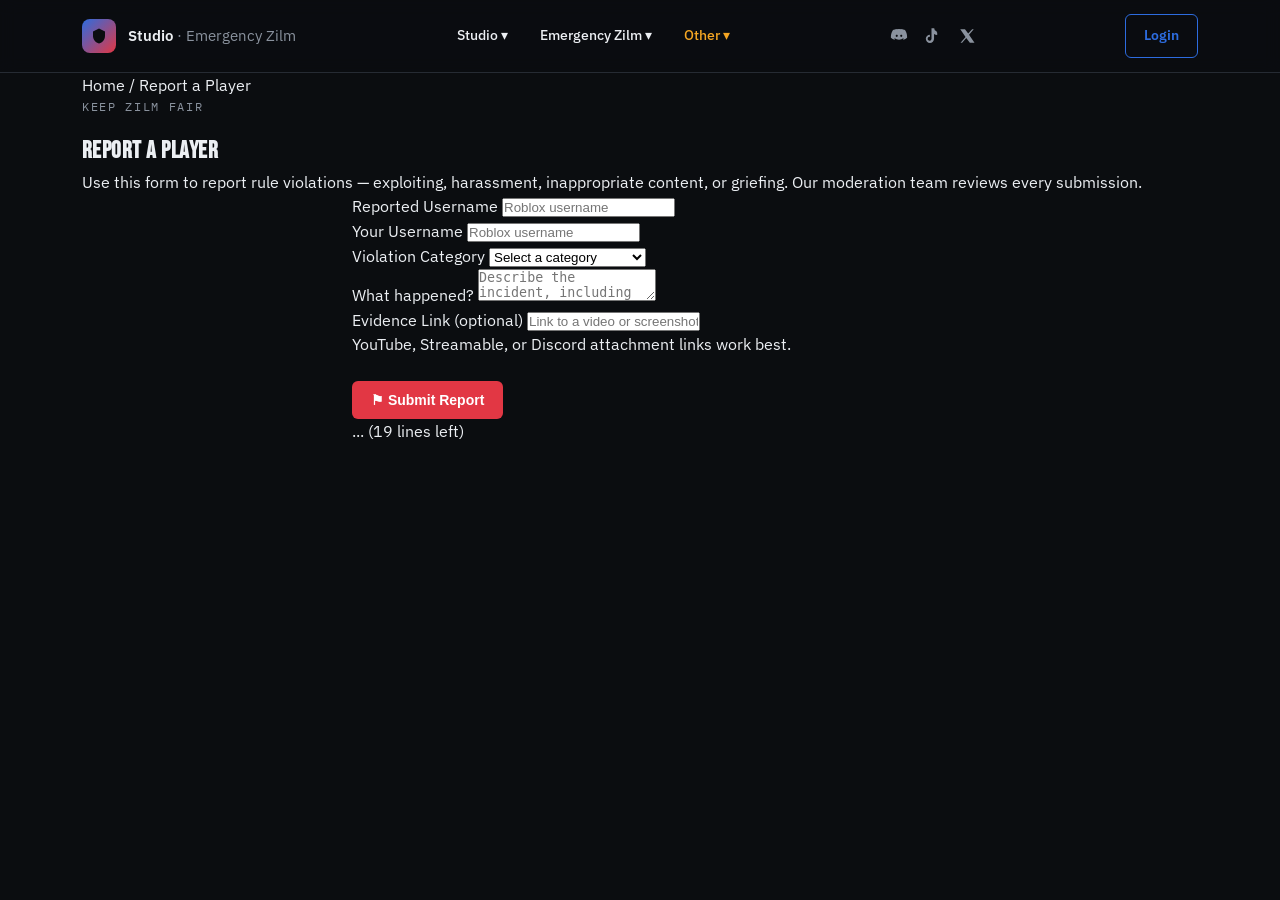
<file: report.html>
<!DOCTYPE html>
<html lang="en">
<head>
<meta charset="UTF-8">
<meta name="viewport" content="width=device-width, initial-scale=1.0">
<title>Report a Player · Emergency Zilm</title>
<link rel="preconnect" href="https://fonts.googleapis.com">
<link href="https://fonts.googleapis.com/css2?family=Bebas+Neue&family=IBM+Plex+Sans:wght@400;500;600;700&family=IBM+Plex+Mono:wght@400;500;600&display=swap" rel="stylesheet">
<link rel="stylesheet" href="styles.css">
</head>
<body>
<header>
  <div class="wrap nav">
    <a href="index.html" class="brand" style="cursor:pointer;">
      <div class="brand-badge" aria-hidden="true">
        <svg width="18" height="18" viewBox="0 0 24 24" fill="none"><path d="M12 2L4 6v6c0 5 3.4 8.7 8 10 4.6-1.3 8-5 8-10V6l-8-4z" fill="#0B0D10"/></svg>
      </div>
      <div class="brand-name">Studio<span> · Emergency Zilm</span></div>
    </a>
    <nav class="nav-links" aria-label="Primary">
      <div class="nav-drop" tabindex="0">Studio ▾
        <div class="nav-menu">
          <a href="index.html">Home</a>
          <a href="index.html#about">About the Game</a>
          <a href="play.html">Play Now</a>
        </div>
      </div>
      <div class="nav-drop" tabindex="0">Emergency Zilm ▾
        <div class="nav-menu">
          <a href="index.html#roles">Roles</a>
          <a href="wiki.html">Wiki</a>
          <a href="updates.html">Latest Updates</a>
        </div>
      </div>
      <div class="nav-drop current" tabindex="0">Other ▾
        <div class="nav-menu">
          <a href="support.html">Support</a>
          <a href="report.html">Report a Player</a>
          <a href="unban.html">Request Unban</a>
        </div>
      </div>
    </nav>
    <div class="nav-icons">
      <a href="https://discord.gg/emergencyzilm" aria-label="Discord" style="color:inherit; display:flex;"><svg viewBox="0 0 24 24" fill="currentColor"><path d="M20 4a19 19 0 00-4.6-1.4l-.2.4a13 13 0 014 1.6 15 15 0 00-14.4 0 13 13 0 014-1.6l-.2-.4A19 19 0 004 4C1.6 7.6 1 11 1.2 14.4A16 16 0 006 17l.8-1.2a10 10 0 01-1.6-.8l.4-.3a11.4 11.4 0 0012.8 0l.4.3a10 10 0 01-1.6.8L18 17a16 16 0 004.8-2.6C23 11 22.4 7.6 20 4zM9 13.4c-.8 0-1.4-.7-1.4-1.6S8.2 10.2 9 10.2s1.4.7 1.4 1.6-.6 1.6-1.4 1.6zm6 0c-.8 0-1.4-.7-1.4-1.6s.6-1.6 1.4-1.6 1.4.7 1.4 1.6-.6 1.6-1.4 1.6z"/></svg></a>
      <svg viewBox="0 0 24 24" fill="currentColor"><path d="M16.6 5.8a4.3 4.3 0 01-3-4H10v14a2.6 2.6 0 11-2.1-2.6v-2.9a5.5 5.5 0 105.5 5.5V9.4a7.4 7.4 0 004.2 1.3V7.6a4.3 4.3 0 01-1-1.8z"/></svg>
      <svg viewBox="0 0 24 24" fill="currentColor"><path d="M18.9 3H21l-6.3 7.2L22 21h-6.2l-4.8-6.3L5.5 21H3.4l6.7-7.7L3 3h6.3l4.3 5.8L18.9 3z"/></svg>
    </div>
    <a href="login.html" class="btn btn-outline-blue">Login</a>
  </div>
</header>

<section class="page-hero accent-red">
  <div class="wrap">
    <div class="breadcrumb"><a href="index.html">Home</a> / Report a Player</div>
    <div class="eyebrow">Keep Zilm Fair</div>
    <h1 class="page-title display">Report a Player</h1>
    <p class="page-sub">Use this form to report rule violations — exploiting, harassment, inappropriate content, or griefing. Our moderation team reviews every submission.</p>
  </div>
</section>
<section class="section">
  <div class="wrap" style="max-width:640px;">
    <div class="panel panel-top-red">
      <form onsubmit="event.preventDefault(); var s=document.getElementById('report-status'); s.classList.add('show','ok'); s.textContent='Preview only — connect this form to your moderation backend to submit real reports.';">
        <div class="form-grid">
          <div class="field-row">
            <div class="field">
              <label for="reported">Reported Username</label>
              <input id="reported" type="text" placeholder="Roblox username" required>
            </div>
            <div class="field">
              <label for="reporter">Your Username</label>
              <input id="reporter" type="text" placeholder="Roblox username" required>
            </div>
          </div>
          <div class="field">
            <label for="category">Violation Category</label>
            <select id="category" required>
              <option value="">Select a category</option>
              <option>Exploiting / Cheating</option>
              <option>Harassment or Toxicity</option>
              <option>Inappropriate Content</option>
              <option>Griefing / Rule Break</option>
              <option>Other</option>
            </select>
          </div>
          <div class="field">
            <label for="desc">What happened?</label>
            <textarea id="desc" placeholder="Describe the incident, including approximate time and location in-game." required></textarea>
          </div>
          <div class="field">
            <label for="evidence">Evidence Link (optional)</label>
            <input id="evidence" type="url" placeholder="Link to a video or screenshot">
            <div class="field-hint">YouTube, Streamable, or Discord attachment links work best.</div>
          </div>
        </div>
        <div style="margin-top:24px;">
          <button type="submit" class="btn btn-red">⚑ Submit Report</button>
        </div>
        <div id="report-status" class="form-status"></div>
      </form>
... (19 lines left)
</file>
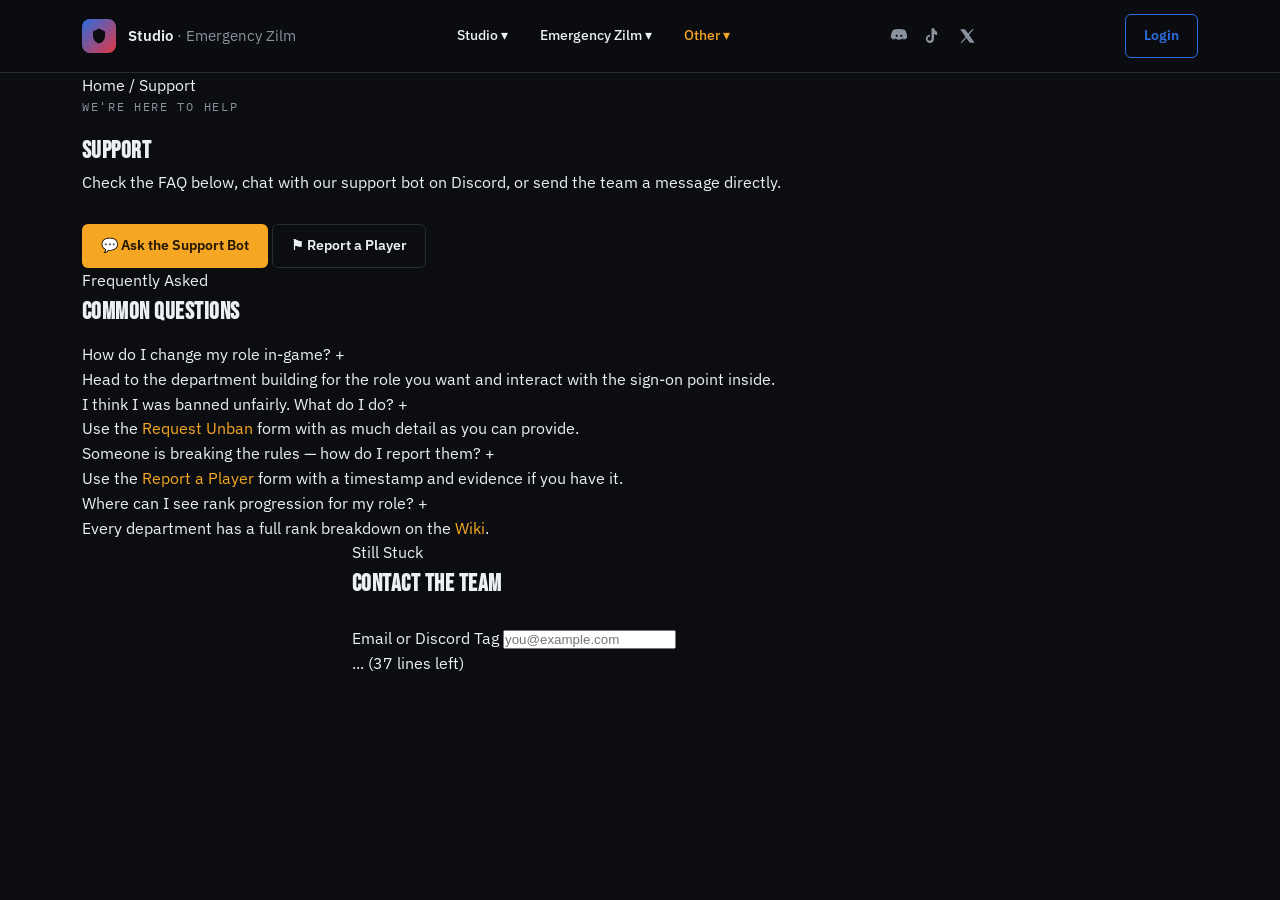
<file: support.html>
<!DOCTYPE html>
<html lang="en">
<head>
<meta charset="UTF-8">
<meta name="viewport" content="width=device-width, initial-scale=1.0">
<title>Support · Emergency Zilm</title>
<link rel="preconnect" href="https://fonts.googleapis.com">
<link href="https://fonts.googleapis.com/css2?family=Bebas+Neue&family=IBM+Plex+Sans:wght@400;500;600;700&family=IBM+Plex+Mono:wght@400;500;600&display=swap" rel="stylesheet">
<link rel="stylesheet" href="styles.css">
</head>
<body>
<header>
  <div class="wrap nav">
    <a href="index.html" class="brand" style="cursor:pointer;">
      <div class="brand-badge" aria-hidden="true">
        <svg width="18" height="18" viewBox="0 0 24 24" fill="none"><path d="M12 2L4 6v6c0 5 3.4 8.7 8 10 4.6-1.3 8-5 8-10V6l-8-4z" fill="#0B0D10"/></svg>
      </div>
      <div class="brand-name">Studio<span> · Emergency Zilm</span></div>
    </a>
    <nav class="nav-links" aria-label="Primary">
      <div class="nav-drop" tabindex="0">Studio ▾
        <div class="nav-menu">
          <a href="index.html">Home</a>
          <a href="index.html#about">About the Game</a>
          <a href="play.html">Play Now</a>
        </div>
      </div>
      <div class="nav-drop" tabindex="0">Emergency Zilm ▾
        <div class="nav-menu">
          <a href="index.html#roles">Roles</a>
          <a href="wiki.html">Wiki</a>
          <a href="updates.html">Latest Updates</a>
        </div>
      </div>
      <div class="nav-drop current" tabindex="0">Other ▾
        <div class="nav-menu">
          <a href="support.html">Support</a>
          <a href="report.html">Report a Player</a>
          <a href="unban.html">Request Unban</a>
        </div>
      </div>
    </nav>
    <div class="nav-icons">
      <a href="https://discord.gg/emergencyzilm" aria-label="Discord" style="color:inherit; display:flex;"><svg viewBox="0 0 24 24" fill="currentColor"><path d="M20 4a19 19 0 00-4.6-1.4l-.2.4a13 13 0 014 1.6 15 15 0 00-14.4 0 13 13 0 014-1.6l-.2-.4A19 19 0 004 4C1.6 7.6 1 11 1.2 14.4A16 16 0 006 17l.8-1.2a10 10 0 01-1.6-.8l.4-.3a11.4 11.4 0 0012.8 0l.4.3a10 10 0 01-1.6.8L18 17a16 16 0 004.8-2.6C23 11 22.4 7.6 20 4zM9 13.4c-.8 0-1.4-.7-1.4-1.6S8.2 10.2 9 10.2s1.4.7 1.4 1.6-.6 1.6-1.4 1.6zm6 0c-.8 0-1.4-.7-1.4-1.6s.6-1.6 1.4-1.6 1.4.7 1.4 1.6-.6 1.6-1.4 1.6z"/></svg></a>
      <svg viewBox="0 0 24 24" fill="currentColor"><path d="M16.6 5.8a4.3 4.3 0 01-3-4H10v14a2.6 2.6 0 11-2.1-2.6v-2.9a5.5 5.5 0 105.5 5.5V9.4a7.4 7.4 0 004.2 1.3V7.6a4.3 4.3 0 01-1-1.8z"/></svg>
      <svg viewBox="0 0 24 24" fill="currentColor"><path d="M18.9 3H21l-6.3 7.2L22 21h-6.2l-4.8-6.3L5.5 21H3.4l6.7-7.7L3 3h6.3l4.3 5.8L18.9 3z"/></svg>
    </div>
    <a href="login.html" class="btn btn-outline-blue">Login</a>
  </div>
</header>

<section class="page-hero accent-amber">
  <div class="wrap">
    <div class="breadcrumb"><a href="index.html">Home</a> / Support</div>
    <div class="eyebrow">We're Here to Help</div>
    <h1 class="page-title display">Support</h1>
    <p class="page-sub">Check the FAQ below, chat with our support bot on Discord, or send the team a message directly.</p>
    <div class="hero-actions" style="justify-content:flex-start; margin-top:30px;">
      <a href="https://discord.gg/emergencyzilm" class="btn btn-amber">💬 Ask the Support Bot</a>
      <a href="report.html" class="btn btn-outline">⚑ Report a Player</a>
    </div>
  </div>
</section>
<section class="section">
  <div class="wrap">
    <div class="section-eyebrow">Frequently Asked</div>
    <h2 class="section-title display">Common questions</h2>
    <div style="margin-top:12px; max-width:720px;">
      <div class="faq-item">
        <div class="faq-q" onclick="this.parentElement.classList.toggle('open')">How do I change my role in-game? <span class="chev">+</span></div>
        <div class="faq-a">Head to the department building for the role you want and interact with the sign-on point inside.</div>
      </div>
      <div class="faq-item">
        <div class="faq-q" onclick="this.parentElement.classList.toggle('open')">I think I was banned unfairly. What do I do? <span class="chev">+</span></div>
        <div class="faq-a">Use the <a href="unban.html" style="color:var(--amber);">Request Unban</a> form with as much detail as you can provide.</div>
      </div>
      <div class="faq-item">
        <div class="faq-q" onclick="this.parentElement.classList.toggle('open')">Someone is breaking the rules — how do I report them? <span class="chev">+</span></div>
        <div class="faq-a">Use the <a href="report.html" style="color:var(--amber);">Report a Player</a> form with a timestamp and evidence if you have it.</div>
      </div>
      <div class="faq-item">
        <div class="faq-q" onclick="this.parentElement.classList.toggle('open')">Where can I see rank progression for my role? <span class="chev">+</span></div>
        <div class="faq-a">Every department has a full rank breakdown on the <a href="wiki.html" style="color:var(--amber);">Wiki</a>.</div>
      </div>
    </div>
  </div>
</section>
<section class="section">
  <div class="wrap" style="max-width:640px;">
    <div class="section-eyebrow">Still Stuck</div>
    <h2 class="section-title display">Contact the team</h2>
    <div class="panel panel-top-amber" style="margin-top:24px;">
      <form onsubmit="event.preventDefault(); var s=document.getElementById('support-status'); s.classList.add('show','ok'); s.textContent='Preview only — connect this form to your support inbox to send real messages.';">
        <div class="form-grid">
          <div class="field-row">
            <div class="field">
              <label for="sup-email">Email or Discord Tag</label>
              <input id="sup-email" type="text" placeholder="you@example.com" required>
            </div>
            <div class="field">
... (37 lines left)
</file>
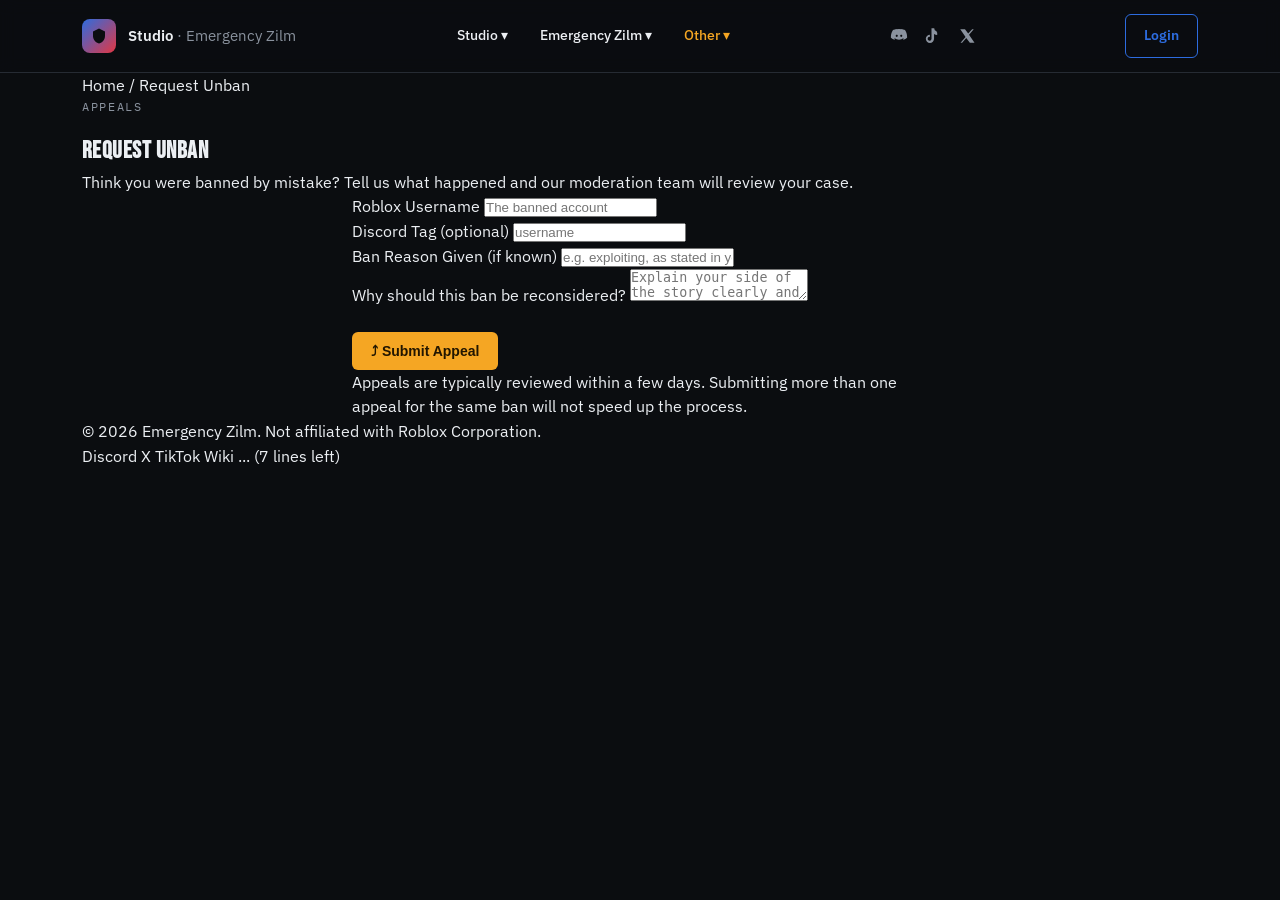
<file: unban.html>
<!DOCTYPE html>
<html lang="en">
<head>
<meta charset="UTF-8">
<meta name="viewport" content="width=device-width, initial-scale=1.0">
<title>Request Unban · Emergency Zilm</title>
<link rel="preconnect" href="https://fonts.googleapis.com">
<link href="https://fonts.googleapis.com/css2?family=Bebas+Neue&family=IBM+Plex+Sans:wght@400;500;600;700&family=IBM+Plex+Mono:wght@400;500;600&display=swap" rel="stylesheet">
<link rel="stylesheet" href="styles.css">
</head>
<body>
<header>
  <div class="wrap nav">
    <a href="index.html" class="brand" style="cursor:pointer;">
      <div class="brand-badge" aria-hidden="true">
        <svg width="18" height="18" viewBox="0 0 24 24" fill="none"><path d="M12 2L4 6v6c0 5 3.4 8.7 8 10 4.6-1.3 8-5 8-10V6l-8-4z" fill="#0B0D10"/></svg>
      </div>
      <div class="brand-name">Studio<span> · Emergency Zilm</span></div>
    </a>
    <nav class="nav-links" aria-label="Primary">
      <div class="nav-drop" tabindex="0">Studio ▾
        <div class="nav-menu">
          <a href="index.html">Home</a>
          <a href="index.html#about">About the Game</a>
          <a href="play.html">Play Now</a>
        </div>
      </div>
      <div class="nav-drop" tabindex="0">Emergency Zilm ▾
        <div class="nav-menu">
          <a href="index.html#roles">Roles</a>
          <a href="wiki.html">Wiki</a>
          <a href="updates.html">Latest Updates</a>
        </div>
      </div>
      <div class="nav-drop current" tabindex="0">Other ▾
        <div class="nav-menu">
          <a href="support.html">Support</a>
          <a href="report.html">Report a Player</a>
          <a href="unban.html">Request Unban</a>
        </div>
      </div>
    </nav>
    <div class="nav-icons">
      <a href="https://discord.gg/emergencyzilm" aria-label="Discord" style="color:inherit; display:flex;"><svg viewBox="0 0 24 24" fill="currentColor"><path d="M20 4a19 19 0 00-4.6-1.4l-.2.4a13 13 0 014 1.6 15 15 0 00-14.4 0 13 13 0 014-1.6l-.2-.4A19 19 0 004 4C1.6 7.6 1 11 1.2 14.4A16 16 0 006 17l.8-1.2a10 10 0 01-1.6-.8l.4-.3a11.4 11.4 0 0012.8 0l.4.3a10 10 0 01-1.6.8L18 17a16 16 0 004.8-2.6C23 11 22.4 7.6 20 4zM9 13.4c-.8 0-1.4-.7-1.4-1.6S8.2 10.2 9 10.2s1.4.7 1.4 1.6-.6 1.6-1.4 1.6zm6 0c-.8 0-1.4-.7-1.4-1.6s.6-1.6 1.4-1.6 1.4.7 1.4 1.6-.6 1.6-1.4 1.6z"/></svg></a>
      <svg viewBox="0 0 24 24" fill="currentColor"><path d="M16.6 5.8a4.3 4.3 0 01-3-4H10v14a2.6 2.6 0 11-2.1-2.6v-2.9a5.5 5.5 0 105.5 5.5V9.4a7.4 7.4 0 004.2 1.3V7.6a4.3 4.3 0 01-1-1.8z"/></svg>
      <svg viewBox="0 0 24 24" fill="currentColor"><path d="M18.9 3H21l-6.3 7.2L22 21h-6.2l-4.8-6.3L5.5 21H3.4l6.7-7.7L3 3h6.3l4.3 5.8L18.9 3z"/></svg>
    </div>
    <a href="login.html" class="btn btn-outline-blue">Login</a>
  </div>
</header>

<section class="page-hero accent-amber">
  <div class="wrap">
    <div class="breadcrumb"><a href="index.html">Home</a> / Request Unban</div>
    <div class="eyebrow">Appeals</div>
    <h1 class="page-title display">Request Unban</h1>
    <p class="page-sub">Think you were banned by mistake? Tell us what happened and our moderation team will review your case.</p>
  </div>
</section>
<section class="section">
  <div class="wrap" style="max-width:640px;">
    <div class="panel panel-top-amber">
      <form onsubmit="event.preventDefault(); var s=document.getElementById('unban-status'); s.classList.add('show','ok'); s.textContent='Preview only — connect this form to your moderation backend to submit real appeals.';">
        <div class="form-grid">
          <div class="field-row">
            <div class="field">
              <label for="ub-username">Roblox Username</label>
              <input id="ub-username" type="text" placeholder="The banned account" required>
            </div>
            <div class="field">
              <label for="ub-discord">Discord Tag (optional)</label>
              <input id="ub-discord" type="text" placeholder="username">
            </div>
          </div>
          <div class="field">
            <label for="ub-reason">Ban Reason Given (if known)</label>
            <input id="ub-reason" type="text" placeholder="e.g. exploiting, as stated in your ban message">
          </div>
          <div class="field">
            <label for="ub-appeal">Why should this ban be reconsidered?</label>
            <textarea id="ub-appeal" placeholder="Explain your side of the story clearly and honestly." required></textarea>
          </div>
        </div>
        <div style="margin-top:24px;">
          <button type="submit" class="btn btn-amber">⤴ Submit Appeal</button>
        </div>
        <div id="unban-status" class="form-status"></div>
      </form>
      <div class="form-note">Appeals are typically reviewed within a few days. Submitting more than one appeal for the same ban will not speed up the process.</div>
    </div>
  </div>
</section>
<footer>
  <div class="wrap foot-inner">
    <div class="foot-copy">© 2026 Emergency Zilm. Not affiliated with Roblox Corporation.</div>
    <div class="foot-links">
      <a href="https://discord.gg/emergencyzilm">Discord</a>
      <a href="https://x.com/">X</a>
      <a href="https://www.tiktok.com/">TikTok</a>
      <a href="wiki.html">Wiki</a>
... (7 lines left)
</file>
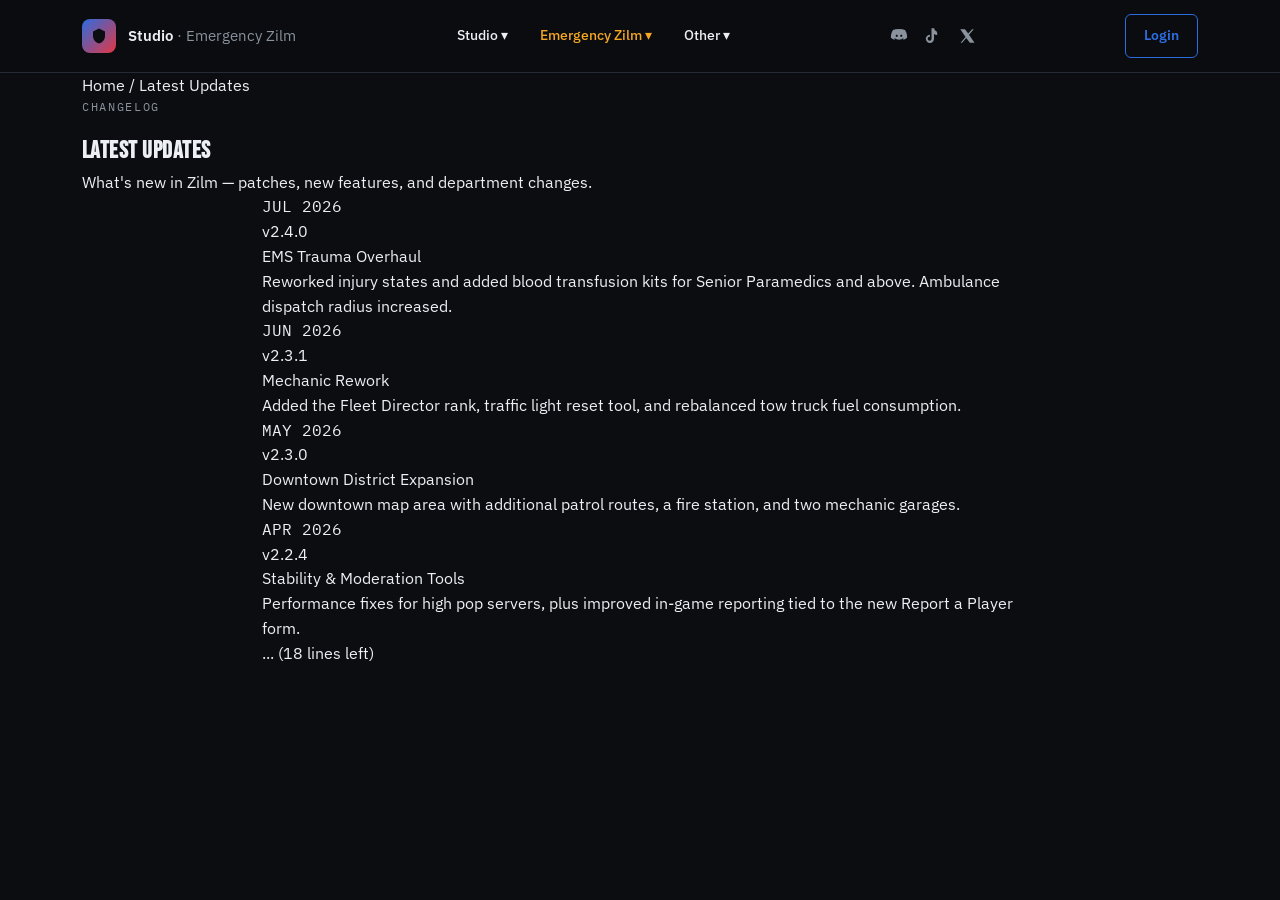
<file: updates.html>
<!DOCTYPE html>
<html lang="en">
<head>
<meta charset="UTF-8">
<meta name="viewport" content="width=device-width, initial-scale=1.0">
<title>Latest Updates · Emergency Zilm</title>
<link rel="preconnect" href="https://fonts.googleapis.com">
<link href="https://fonts.googleapis.com/css2?family=Bebas+Neue&family=IBM+Plex+Sans:wght@400;500;600;700&family=IBM+Plex+Mono:wght@400;500;600&display=swap" rel="stylesheet">
<link rel="stylesheet" href="styles.css">
</head>
<body>
<header>
  <div class="wrap nav">
    <a href="index.html" class="brand" style="cursor:pointer;">
      <div class="brand-badge" aria-hidden="true">
        <svg width="18" height="18" viewBox="0 0 24 24" fill="none"><path d="M12 2L4 6v6c0 5 3.4 8.7 8 10 4.6-1.3 8-5 8-10V6l-8-4z" fill="#0B0D10"/></svg>
      </div>
      <div class="brand-name">Studio<span> · Emergency Zilm</span></div>
    </a>
    <nav class="nav-links" aria-label="Primary">
      <div class="nav-drop" tabindex="0">Studio ▾
        <div class="nav-menu">
          <a href="index.html">Home</a>
          <a href="index.html#about">About the Game</a>
          <a href="play.html">Play Now</a>
        </div>
      </div>
      <div class="nav-drop current" tabindex="0">Emergency Zilm ▾
        <div class="nav-menu">
          <a href="index.html#roles">Roles</a>
          <a href="wiki.html">Wiki</a>
          <a href="updates.html">Latest Updates</a>
        </div>
      </div>
      <div class="nav-drop" tabindex="0">Other ▾
        <div class="nav-menu">
          <a href="support.html">Support</a>
          <a href="report.html">Report a Player</a>
          <a href="unban.html">Request Unban</a>
        </div>
      </div>
    </nav>
    <div class="nav-icons">
      <a href="https://discord.gg/emergencyzilm" aria-label="Discord" style="color:inherit; display:flex;"><svg viewBox="0 0 24 24" fill="currentColor"><path d="M20 4a19 19 0 00-4.6-1.4l-.2.4a13 13 0 014 1.6 15 15 0 00-14.4 0 13 13 0 014-1.6l-.2-.4A19 19 0 004 4C1.6 7.6 1 11 1.2 14.4A16 16 0 006 17l.8-1.2a10 10 0 01-1.6-.8l.4-.3a11.4 11.4 0 0012.8 0l.4.3a10 10 0 01-1.6.8L18 17a16 16 0 004.8-2.6C23 11 22.4 7.6 20 4zM9 13.4c-.8 0-1.4-.7-1.4-1.6S8.2 10.2 9 10.2s1.4.7 1.4 1.6-.6 1.6-1.4 1.6zm6 0c-.8 0-1.4-.7-1.4-1.6s.6-1.6 1.4-1.6 1.4.7 1.4 1.6-.6 1.6-1.4 1.6z"/></svg></a>
      <svg viewBox="0 0 24 24" fill="currentColor"><path d="M16.6 5.8a4.3 4.3 0 01-3-4H10v14a2.6 2.6 0 11-2.1-2.6v-2.9a5.5 5.5 0 105.5 5.5V9.4a7.4 7.4 0 004.2 1.3V7.6a4.3 4.3 0 01-1-1.8z"/></svg>
      <svg viewBox="0 0 24 24" fill="currentColor"><path d="M18.9 3H21l-6.3 7.2L22 21h-6.2l-4.8-6.3L5.5 21H3.4l6.7-7.7L3 3h6.3l4.3 5.8L18.9 3z"/></svg>
    </div>
    <a href="login.html" class="btn btn-outline-blue">Login</a>
  </div>
</header>

<section class="page-hero">
  <div class="wrap">
    <div class="breadcrumb"><a href="index.html">Home</a> / Latest Updates</div>
    <div class="eyebrow">Changelog</div>
    <h1 class="page-title display">Latest Updates</h1>
    <p class="page-sub">What's new in Zilm — patches, new features, and department changes.</p>
  </div>
</section>
<section class="section">
  <div class="wrap" style="max-width:820px;">
    <div class="update-item">
      <div>
        <div class="update-date mono">JUL 2026</div>
        <div class="update-version">v2.4.0</div>
      </div>
      <div>
        <div class="update-title">EMS Trauma Overhaul</div>
        <div class="update-desc">Reworked injury states and added blood transfusion kits for Senior Paramedics and above. Ambulance dispatch radius increased.</div>
      </div>
    </div>
    <div class="update-item">
      <div>
        <div class="update-date mono">JUN 2026</div>
        <div class="update-version">v2.3.1</div>
      </div>
      <div>
        <div class="update-title">Mechanic Rework</div>
        <div class="update-desc">Added the Fleet Director rank, traffic light reset tool, and rebalanced tow truck fuel consumption.</div>
      </div>
    </div>
    <div class="update-item">
      <div>
        <div class="update-date mono">MAY 2026</div>
        <div class="update-version">v2.3.0</div>
      </div>
      <div>
        <div class="update-title">Downtown District Expansion</div>
        <div class="update-desc">New downtown map area with additional patrol routes, a fire station, and two mechanic garages.</div>
      </div>
    </div>
    <div class="update-item">
      <div>
        <div class="update-date mono">APR 2026</div>
        <div class="update-version">v2.2.4</div>
      </div>
      <div>
        <div class="update-title">Stability &amp; Moderation Tools</div>
        <div class="update-desc">Performance fixes for high pop servers, plus improved in-game reporting tied to the new Report a Player form.</div>
      </div>
... (18 lines left)
</file>
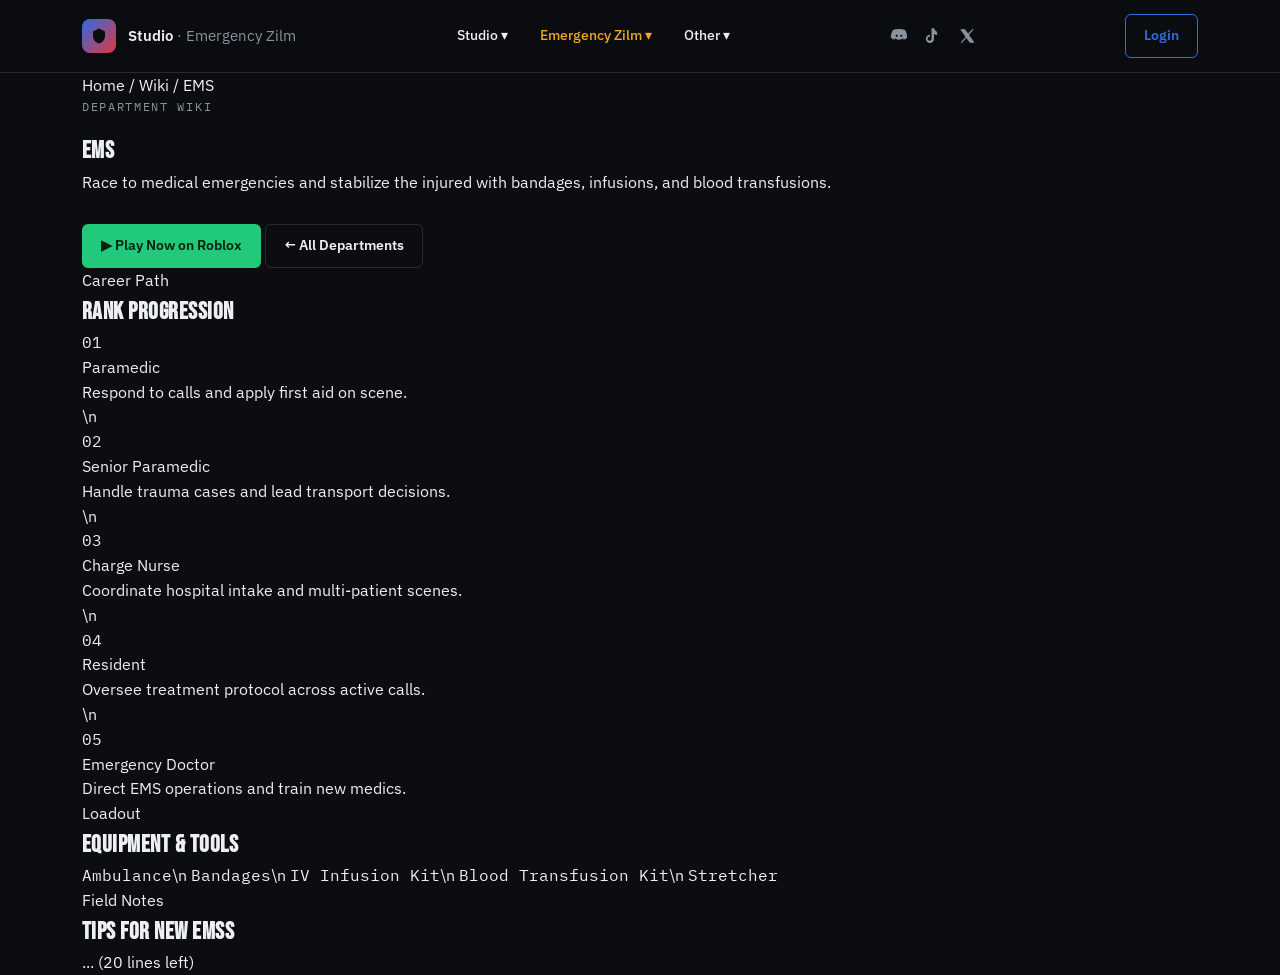
<file: wiki-ems.html>
<!DOCTYPE html>
<html lang="en">
<head>
<meta charset="UTF-8">
<meta name="viewport" content="width=device-width, initial-scale=1.0">
<title>EMS Wiki · Emergency Zilm</title>
<link rel="preconnect" href="https://fonts.googleapis.com">
<link href="https://fonts.googleapis.com/css2?family=Bebas+Neue&family=IBM+Plex+Sans:wght@400;500;600;700&family=IBM+Plex+Mono:wght@400;500;600&display=swap" rel="stylesheet">
<link rel="stylesheet" href="styles.css">
</head>
<body>
<header>
  <div class="wrap nav">
    <a href="index.html" class="brand" style="cursor:pointer;">
      <div class="brand-badge" aria-hidden="true">
        <svg width="18" height="18" viewBox="0 0 24 24" fill="none"><path d="M12 2L4 6v6c0 5 3.4 8.7 8 10 4.6-1.3 8-5 8-10V6l-8-4z" fill="#0B0D10"/></svg>
      </div>
      <div class="brand-name">Studio<span> · Emergency Zilm</span></div>
    </a>
    <nav class="nav-links" aria-label="Primary">
      <div class="nav-drop" tabindex="0">Studio ▾
        <div class="nav-menu">
          <a href="index.html">Home</a>
          <a href="index.html#about">About the Game</a>
          <a href="play.html">Play Now</a>
        </div>
      </div>
      <div class="nav-drop current" tabindex="0">Emergency Zilm ▾
        <div class="nav-menu">
          <a href="index.html#roles">Roles</a>
          <a href="wiki.html">Wiki</a>
          <a href="updates.html">Latest Updates</a>
        </div>
      </div>
      <div class="nav-drop" tabindex="0">Other ▾
        <div class="nav-menu">
          <a href="support.html">Support</a>
          <a href="report.html">Report a Player</a>
          <a href="unban.html">Request Unban</a>
        </div>
      </div>
    </nav>
    <div class="nav-icons">
      <a href="https://discord.gg/emergencyzilm" aria-label="Discord" style="color:inherit; display:flex;"><svg viewBox="0 0 24 24" fill="currentColor"><path d="M20 4a19 19 0 00-4.6-1.4l-.2.4a13 13 0 014 1.6 15 15 0 00-14.4 0 13 13 0 014-1.6l-.2-.4A19 19 0 004 4C1.6 7.6 1 11 1.2 14.4A16 16 0 006 17l.8-1.2a10 10 0 01-1.6-.8l.4-.3a11.4 11.4 0 0012.8 0l.4.3a10 10 0 01-1.6.8L18 17a16 16 0 004.8-2.6C23 11 22.4 7.6 20 4zM9 13.4c-.8 0-1.4-.7-1.4-1.6S8.2 10.2 9 10.2s1.4.7 1.4 1.6-.6 1.6-1.4 1.6zm6 0c-.8 0-1.4-.7-1.4-1.6s.6-1.6 1.4-1.6 1.4.7 1.4 1.6-.6 1.6-1.4 1.6z"/></svg></a>
      <svg viewBox="0 0 24 24" fill="currentColor"><path d="M16.6 5.8a4.3 4.3 0 01-3-4H10v14a2.6 2.6 0 11-2.1-2.6v-2.9a5.5 5.5 0 105.5 5.5V9.4a7.4 7.4 0 004.2 1.3V7.6a4.3 4.3 0 01-1-1.8z"/></svg>
      <svg viewBox="0 0 24 24" fill="currentColor"><path d="M18.9 3H21l-6.3 7.2L22 21h-6.2l-4.8-6.3L5.5 21H3.4l6.7-7.7L3 3h6.3l4.3 5.8L18.9 3z"/></svg>
    </div>
    <a href="login.html" class="btn btn-outline-blue">Login</a>
  </div>
</header>

<section class="page-hero accent-amber">
  <div class="wrap">
    <div class="breadcrumb"><a href="index.html">Home</a> / <a href="wiki.html">Wiki</a> / EMS</div>
    <div class="eyebrow">Department Wiki</div>
    <h1 class="page-title display">EMS</h1>
    <p class="page-sub">Race to medical emergencies and stabilize the injured with bandages, infusions, and blood transfusions.</p>
    <div class="hero-actions" style="justify-content:flex-start; margin-top:30px;">
      <a href="play.html" class="btn btn-green">▶ Play Now on Roblox</a>
      <a href="wiki.html" class="btn btn-outline">← All Departments</a>
    </div>
  </div>
</section>
<section class="section">
  <div class="wrap">
    <div class="section-eyebrow">Career Path</div>
    <h2 class="section-title display">Rank progression</h2>
    <div class="rank-list">
      <div class="rank-item">
        <div class="rank-num mono">01</div>
        <div><div class="rank-name">Paramedic</div><div class="rank-desc">Respond to calls and apply first aid on scene.</div></div>
      </div>\n      <div class="rank-item">
        <div class="rank-num mono">02</div>
        <div><div class="rank-name">Senior Paramedic</div><div class="rank-desc">Handle trauma cases and lead transport decisions.</div></div>
      </div>\n      <div class="rank-item">
        <div class="rank-num mono">03</div>
        <div><div class="rank-name">Charge Nurse</div><div class="rank-desc">Coordinate hospital intake and multi-patient scenes.</div></div>
      </div>\n      <div class="rank-item">
        <div class="rank-num mono">04</div>
        <div><div class="rank-name">Resident</div><div class="rank-desc">Oversee treatment protocol across active calls.</div></div>
      </div>\n      <div class="rank-item">
        <div class="rank-num mono">05</div>
        <div><div class="rank-name">Emergency Doctor</div><div class="rank-desc">Direct EMS operations and train new medics.</div></div>
      </div>
    </div>
  </div>
</section>
<section class="section">
  <div class="wrap">
    <div class="section-eyebrow">Loadout</div>
    <h2 class="section-title display">Equipment &amp; tools</h2>
    <div class="tag-list">
      <span class="tag-chip mono">Ambulance</span>\n      <span class="tag-chip mono">Bandages</span>\n      <span class="tag-chip mono">IV Infusion Kit</span>\n      <span class="tag-chip mono">Blood Transfusion Kit</span>\n      <span class="tag-chip mono">Stretcher</span>
    </div>
  </div>
</section>
<section class="section">
  <div class="wrap">
    <div class="section-eyebrow">Field Notes</div>
    <h2 class="section-title display">Tips for new EMSs</h2>
... (20 lines left)
</file>
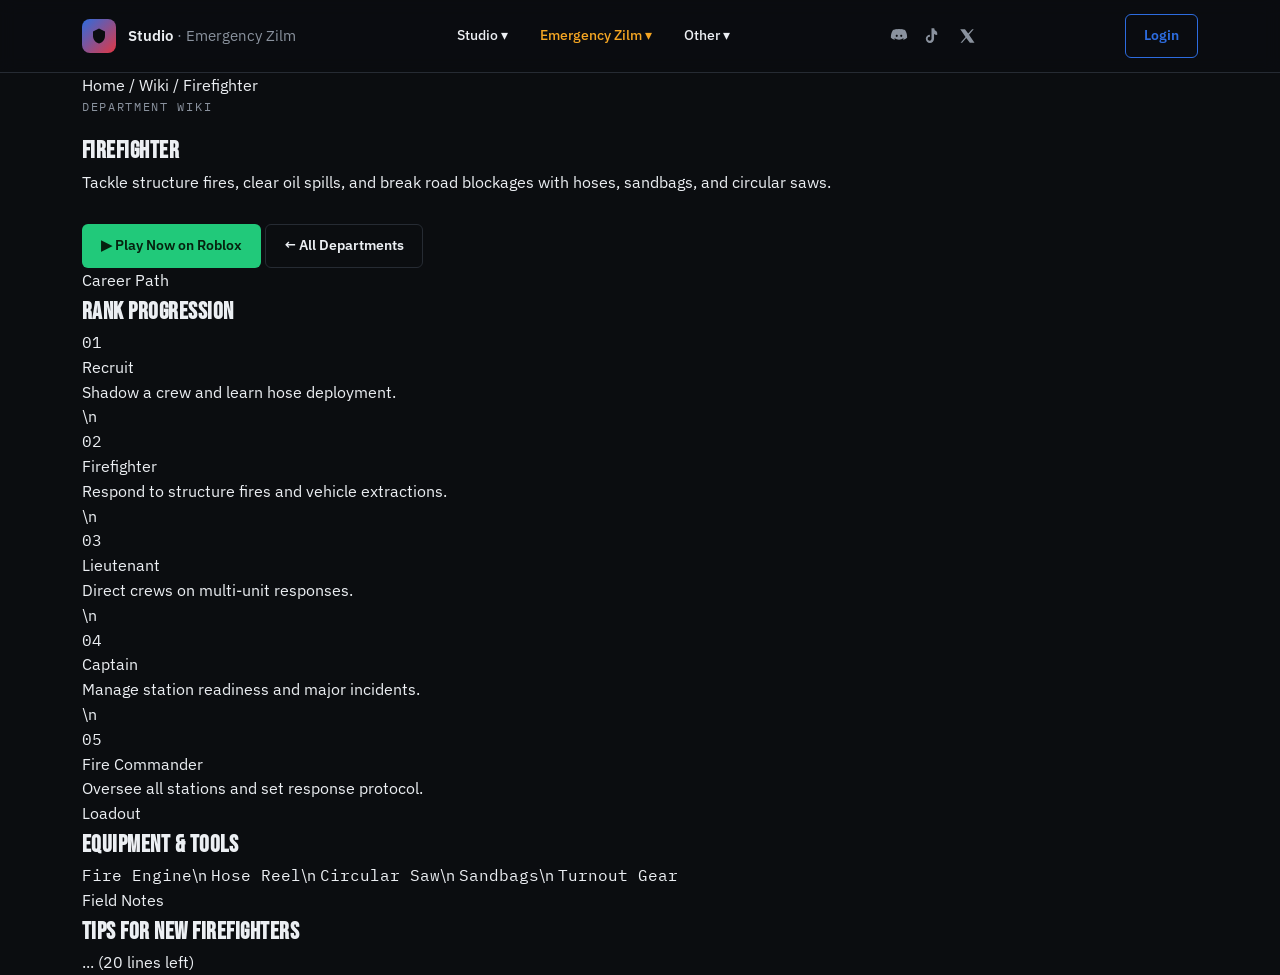
<file: wiki-firefighter.html>
<!DOCTYPE html>
<html lang="en">
<head>
<meta charset="UTF-8">
<meta name="viewport" content="width=device-width, initial-scale=1.0">
<title>Firefighter Wiki · Emergency Zilm</title>
<link rel="preconnect" href="https://fonts.googleapis.com">
<link href="https://fonts.googleapis.com/css2?family=Bebas+Neue&family=IBM+Plex+Sans:wght@400;500;600;700&family=IBM+Plex+Mono:wght@400;500;600&display=swap" rel="stylesheet">
<link rel="stylesheet" href="styles.css">
</head>
<body>
<header>
  <div class="wrap nav">
    <a href="index.html" class="brand" style="cursor:pointer;">
      <div class="brand-badge" aria-hidden="true">
        <svg width="18" height="18" viewBox="0 0 24 24" fill="none"><path d="M12 2L4 6v6c0 5 3.4 8.7 8 10 4.6-1.3 8-5 8-10V6l-8-4z" fill="#0B0D10"/></svg>
      </div>
      <div class="brand-name">Studio<span> · Emergency Zilm</span></div>
    </a>
    <nav class="nav-links" aria-label="Primary">
      <div class="nav-drop" tabindex="0">Studio ▾
        <div class="nav-menu">
          <a href="index.html">Home</a>
          <a href="index.html#about">About the Game</a>
          <a href="play.html">Play Now</a>
        </div>
      </div>
      <div class="nav-drop current" tabindex="0">Emergency Zilm ▾
        <div class="nav-menu">
          <a href="index.html#roles">Roles</a>
          <a href="wiki.html">Wiki</a>
          <a href="updates.html">Latest Updates</a>
        </div>
      </div>
      <div class="nav-drop" tabindex="0">Other ▾
        <div class="nav-menu">
          <a href="support.html">Support</a>
          <a href="report.html">Report a Player</a>
          <a href="unban.html">Request Unban</a>
        </div>
      </div>
    </nav>
    <div class="nav-icons">
      <a href="https://discord.gg/emergencyzilm" aria-label="Discord" style="color:inherit; display:flex;"><svg viewBox="0 0 24 24" fill="currentColor"><path d="M20 4a19 19 0 00-4.6-1.4l-.2.4a13 13 0 014 1.6 15 15 0 00-14.4 0 13 13 0 014-1.6l-.2-.4A19 19 0 004 4C1.6 7.6 1 11 1.2 14.4A16 16 0 006 17l.8-1.2a10 10 0 01-1.6-.8l.4-.3a11.4 11.4 0 0012.8 0l.4.3a10 10 0 01-1.6.8L18 17a16 16 0 004.8-2.6C23 11 22.4 7.6 20 4zM9 13.4c-.8 0-1.4-.7-1.4-1.6S8.2 10.2 9 10.2s1.4.7 1.4 1.6-.6 1.6-1.4 1.6zm6 0c-.8 0-1.4-.7-1.4-1.6s.6-1.6 1.4-1.6 1.4.7 1.4 1.6-.6 1.6-1.4 1.6z"/></svg></a>
      <svg viewBox="0 0 24 24" fill="currentColor"><path d="M16.6 5.8a4.3 4.3 0 01-3-4H10v14a2.6 2.6 0 11-2.1-2.6v-2.9a5.5 5.5 0 105.5 5.5V9.4a7.4 7.4 0 004.2 1.3V7.6a4.3 4.3 0 01-1-1.8z"/></svg>
      <svg viewBox="0 0 24 24" fill="currentColor"><path d="M18.9 3H21l-6.3 7.2L22 21h-6.2l-4.8-6.3L5.5 21H3.4l6.7-7.7L3 3h6.3l4.3 5.8L18.9 3z"/></svg>
    </div>
    <a href="login.html" class="btn btn-outline-blue">Login</a>
  </div>
</header>

<section class="page-hero accent-red">
  <div class="wrap">
    <div class="breadcrumb"><a href="index.html">Home</a> / <a href="wiki.html">Wiki</a> / Firefighter</div>
    <div class="eyebrow">Department Wiki</div>
    <h1 class="page-title display">Firefighter</h1>
    <p class="page-sub">Tackle structure fires, clear oil spills, and break road blockages with hoses, sandbags, and circular saws.</p>
    <div class="hero-actions" style="justify-content:flex-start; margin-top:30px;">
      <a href="play.html" class="btn btn-green">▶ Play Now on Roblox</a>
      <a href="wiki.html" class="btn btn-outline">← All Departments</a>
    </div>
  </div>
</section>
<section class="section">
  <div class="wrap">
    <div class="section-eyebrow">Career Path</div>
    <h2 class="section-title display">Rank progression</h2>
    <div class="rank-list">
      <div class="rank-item">
        <div class="rank-num mono">01</div>
        <div><div class="rank-name">Recruit</div><div class="rank-desc">Shadow a crew and learn hose deployment.</div></div>
      </div>\n      <div class="rank-item">
        <div class="rank-num mono">02</div>
        <div><div class="rank-name">Firefighter</div><div class="rank-desc">Respond to structure fires and vehicle extractions.</div></div>
      </div>\n      <div class="rank-item">
        <div class="rank-num mono">03</div>
        <div><div class="rank-name">Lieutenant</div><div class="rank-desc">Direct crews on multi-unit responses.</div></div>
      </div>\n      <div class="rank-item">
        <div class="rank-num mono">04</div>
        <div><div class="rank-name">Captain</div><div class="rank-desc">Manage station readiness and major incidents.</div></div>
      </div>\n      <div class="rank-item">
        <div class="rank-num mono">05</div>
        <div><div class="rank-name">Fire Commander</div><div class="rank-desc">Oversee all stations and set response protocol.</div></div>
      </div>
    </div>
  </div>
</section>
<section class="section">
  <div class="wrap">
    <div class="section-eyebrow">Loadout</div>
    <h2 class="section-title display">Equipment &amp; tools</h2>
    <div class="tag-list">
      <span class="tag-chip mono">Fire Engine</span>\n      <span class="tag-chip mono">Hose Reel</span>\n      <span class="tag-chip mono">Circular Saw</span>\n      <span class="tag-chip mono">Sandbags</span>\n      <span class="tag-chip mono">Turnout Gear</span>
    </div>
  </div>
</section>
<section class="section">
  <div class="wrap">
    <div class="section-eyebrow">Field Notes</div>
    <h2 class="section-title display">Tips for new Firefighters</h2>
... (20 lines left)
</file>
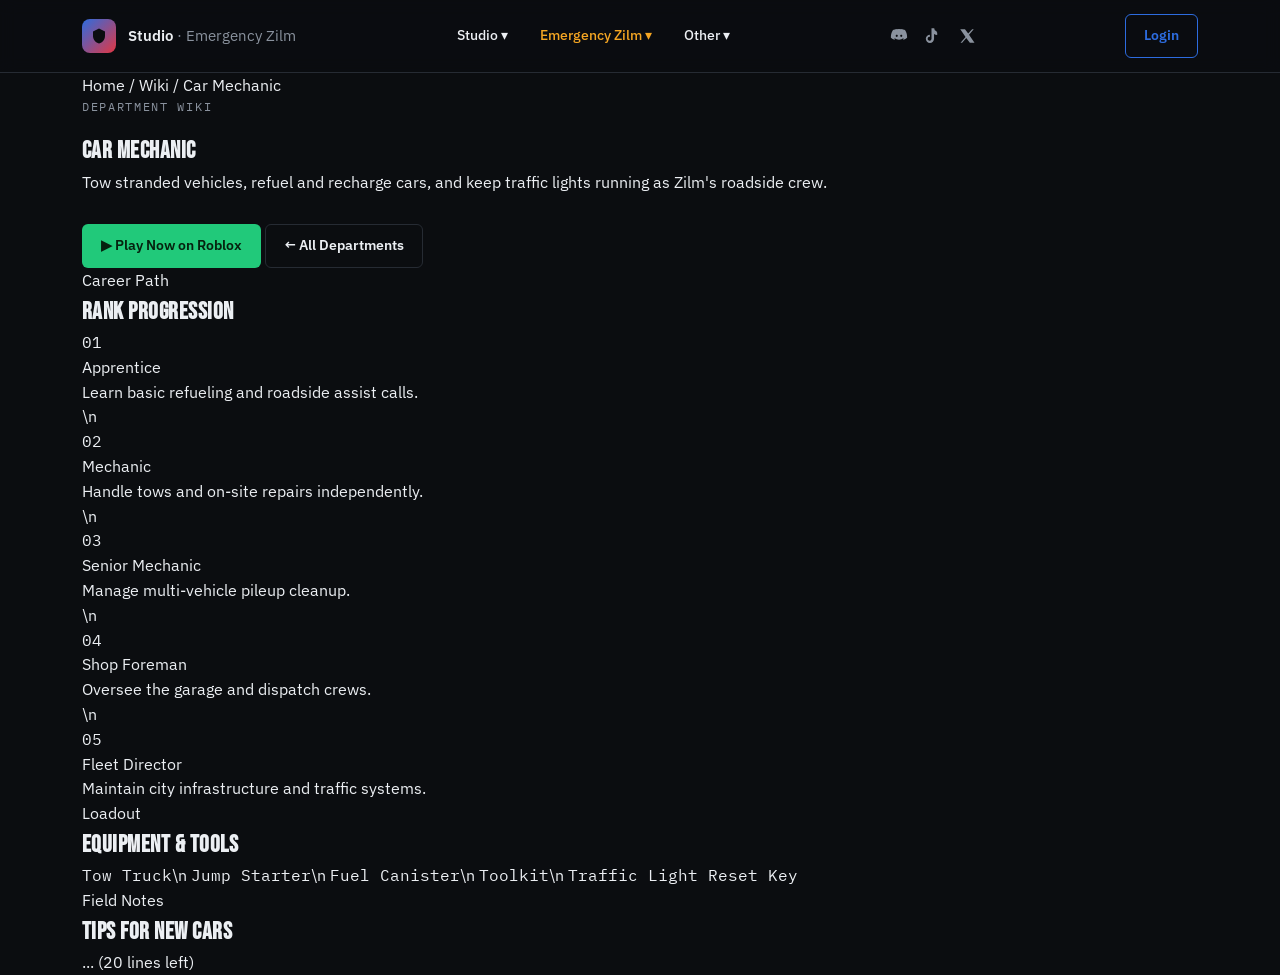
<file: wiki-mechanic.html>
<!DOCTYPE html>
<html lang="en">
<head>
<meta charset="UTF-8">
<meta name="viewport" content="width=device-width, initial-scale=1.0">
<title>Car Mechanic Wiki · Emergency Zilm</title>
<link rel="preconnect" href="https://fonts.googleapis.com">
<link href="https://fonts.googleapis.com/css2?family=Bebas+Neue&family=IBM+Plex+Sans:wght@400;500;600;700&family=IBM+Plex+Mono:wght@400;500;600&display=swap" rel="stylesheet">
<link rel="stylesheet" href="styles.css">
</head>
<body>
<header>
  <div class="wrap nav">
    <a href="index.html" class="brand" style="cursor:pointer;">
      <div class="brand-badge" aria-hidden="true">
        <svg width="18" height="18" viewBox="0 0 24 24" fill="none"><path d="M12 2L4 6v6c0 5 3.4 8.7 8 10 4.6-1.3 8-5 8-10V6l-8-4z" fill="#0B0D10"/></svg>
      </div>
      <div class="brand-name">Studio<span> · Emergency Zilm</span></div>
    </a>
    <nav class="nav-links" aria-label="Primary">
      <div class="nav-drop" tabindex="0">Studio ▾
        <div class="nav-menu">
          <a href="index.html">Home</a>
          <a href="index.html#about">About the Game</a>
          <a href="play.html">Play Now</a>
        </div>
      </div>
      <div class="nav-drop current" tabindex="0">Emergency Zilm ▾
        <div class="nav-menu">
          <a href="index.html#roles">Roles</a>
          <a href="wiki.html">Wiki</a>
          <a href="updates.html">Latest Updates</a>
        </div>
      </div>
      <div class="nav-drop" tabindex="0">Other ▾
        <div class="nav-menu">
          <a href="support.html">Support</a>
          <a href="report.html">Report a Player</a>
          <a href="unban.html">Request Unban</a>
        </div>
      </div>
    </nav>
    <div class="nav-icons">
      <a href="https://discord.gg/emergencyzilm" aria-label="Discord" style="color:inherit; display:flex;"><svg viewBox="0 0 24 24" fill="currentColor"><path d="M20 4a19 19 0 00-4.6-1.4l-.2.4a13 13 0 014 1.6 15 15 0 00-14.4 0 13 13 0 014-1.6l-.2-.4A19 19 0 004 4C1.6 7.6 1 11 1.2 14.4A16 16 0 006 17l.8-1.2a10 10 0 01-1.6-.8l.4-.3a11.4 11.4 0 0012.8 0l.4.3a10 10 0 01-1.6.8L18 17a16 16 0 004.8-2.6C23 11 22.4 7.6 20 4zM9 13.4c-.8 0-1.4-.7-1.4-1.6S8.2 10.2 9 10.2s1.4.7 1.4 1.6-.6 1.6-1.4 1.6zm6 0c-.8 0-1.4-.7-1.4-1.6s.6-1.6 1.4-1.6 1.4.7 1.4 1.6-.6 1.6-1.4 1.6z"/></svg></a>
      <svg viewBox="0 0 24 24" fill="currentColor"><path d="M16.6 5.8a4.3 4.3 0 01-3-4H10v14a2.6 2.6 0 11-2.1-2.6v-2.9a5.5 5.5 0 105.5 5.5V9.4a7.4 7.4 0 004.2 1.3V7.6a4.3 4.3 0 01-1-1.8z"/></svg>
      <svg viewBox="0 0 24 24" fill="currentColor"><path d="M18.9 3H21l-6.3 7.2L22 21h-6.2l-4.8-6.3L5.5 21H3.4l6.7-7.7L3 3h6.3l4.3 5.8L18.9 3z"/></svg>
    </div>
    <a href="login.html" class="btn btn-outline-blue">Login</a>
  </div>
</header>

<section class="page-hero accent-green">
  <div class="wrap">
    <div class="breadcrumb"><a href="index.html">Home</a> / <a href="wiki.html">Wiki</a> / Car Mechanic</div>
    <div class="eyebrow">Department Wiki</div>
    <h1 class="page-title display">Car Mechanic</h1>
    <p class="page-sub">Tow stranded vehicles, refuel and recharge cars, and keep traffic lights running as Zilm's roadside crew.</p>
    <div class="hero-actions" style="justify-content:flex-start; margin-top:30px;">
      <a href="play.html" class="btn btn-green">▶ Play Now on Roblox</a>
      <a href="wiki.html" class="btn btn-outline">← All Departments</a>
    </div>
  </div>
</section>
<section class="section">
  <div class="wrap">
    <div class="section-eyebrow">Career Path</div>
    <h2 class="section-title display">Rank progression</h2>
    <div class="rank-list">
      <div class="rank-item">
        <div class="rank-num mono">01</div>
        <div><div class="rank-name">Apprentice</div><div class="rank-desc">Learn basic refueling and roadside assist calls.</div></div>
      </div>\n      <div class="rank-item">
        <div class="rank-num mono">02</div>
        <div><div class="rank-name">Mechanic</div><div class="rank-desc">Handle tows and on-site repairs independently.</div></div>
      </div>\n      <div class="rank-item">
        <div class="rank-num mono">03</div>
        <div><div class="rank-name">Senior Mechanic</div><div class="rank-desc">Manage multi-vehicle pileup cleanup.</div></div>
      </div>\n      <div class="rank-item">
        <div class="rank-num mono">04</div>
        <div><div class="rank-name">Shop Foreman</div><div class="rank-desc">Oversee the garage and dispatch crews.</div></div>
      </div>\n      <div class="rank-item">
        <div class="rank-num mono">05</div>
        <div><div class="rank-name">Fleet Director</div><div class="rank-desc">Maintain city infrastructure and traffic systems.</div></div>
      </div>
    </div>
  </div>
</section>
<section class="section">
  <div class="wrap">
    <div class="section-eyebrow">Loadout</div>
    <h2 class="section-title display">Equipment &amp; tools</h2>
    <div class="tag-list">
      <span class="tag-chip mono">Tow Truck</span>\n      <span class="tag-chip mono">Jump Starter</span>\n      <span class="tag-chip mono">Fuel Canister</span>\n      <span class="tag-chip mono">Toolkit</span>\n      <span class="tag-chip mono">Traffic Light Reset Key</span>
    </div>
  </div>
</section>
<section class="section">
  <div class="wrap">
    <div class="section-eyebrow">Field Notes</div>
    <h2 class="section-title display">Tips for new Cars</h2>
... (20 lines left)
</file>
<file: styles.css>
:root{
  --bg:        #0B0D10;
  --panel:     #15181D;
  --panel-2:   #101318;
  --hairline:  #262B33;
  --text:      #ECEFF3;
  --muted:     #8A929E;
  --blue:      #2D6CDF;
  --amber:     #F5A623;
  --red:       #E23744;
  --green:     #21C97A;
  --focus:     #F5A623;
}
*{ box-sizing:border-box; margin:0; padding:0; }
html{ scroll-behavior:smooth; }
body{
  background:var(--bg); color:var(--text);
  font-family:'IBM Plex Sans', sans-serif;
  line-height:1.55;
}
a{ color:inherit; text-decoration:none; }
img{ display:block; width:100%; height:100%; object-fit:cover; }
.display{ font-family:'Bebas Neue', sans-serif; letter-spacing:0.02em; }
.mono{ font-family:'IBM Plex Mono', monospace; }
:focus-visible{ outline:2px solid var(--focus); outline-offset:3px; border-radius:2px; }
.wrap{ max-width:1180px; margin:0 auto; padding:0 32px; }

/* HEADER */
header{
  position:sticky; top:0; z-index:50;
  background:rgba(11,13,16,0.94); backdrop-filter:blur(8px);
  border-bottom:1px solid var(--hairline);
}
.nav{ display:flex; align-items:center; justify-content:space-between; height:72px; }
.brand{ display:flex; align-items:center; gap:12px; }
.brand-badge{
  width:34px; height:34px; border-radius:8px;
  background:linear-gradient(135deg, var(--blue), var(--red));
  display:flex; align-items:center; justify-content:center; flex-shrink:0;
}
.brand-name{ font-size:15px; font-weight:600; }
.brand-name span{ color:var(--muted); font-weight:400; }
.nav-links{ display:flex; gap:8px; align-items:center; }
.nav-drop{
  display:flex; align-items:center; gap:6px;
  font-size:14px; color:var(--text); font-weight:500;
  padding:8px 12px; border-radius:6px; cursor:pointer;
  position:relative;
}
.nav-drop:hover{ background:var(--panel); }
.nav-drop.current{ color:var(--amber); }
.nav-menu{
  display:none; position:absolute; top:calc(100% + 6px); left:0; min-width:200px;
  background:var(--panel); border:1px solid var(--hairline); border-radius:8px;
  padding:6px; box-shadow:0 12px 28px rgba(0,0,0,0.4); z-index:60;
}
.nav-drop:hover .nav-menu, .nav-drop:focus-within .nav-menu{ display:block; }
.nav-menu a{
  display:block; padding:9px 10px; border-radius:5px; font-size:13.5px; color:var(--text);
}
.nav-menu a:hover{ background:var(--panel-2); color:var(--amber); }
.nav-icons{ display:flex; gap:16px; align-items:center; color:var(--muted); }
.nav-icons svg{ width:18px; height:18px; }
.btn{
  display:inline-flex; align-items:center; gap:8px;
  padding:10px 18px; border-radius:6px; font-size:14px; font-weight:600;
  border:1px solid transparent; cursor:pointer; white-space:nowrap;
  transition:transform .15s ease, background .15s ease, border-color .15s ease;
}
.btn:hover{ transform:translateY(-1px); }
.btn-outline-blue{ border-color:var(--blue); color:var(--blue); background:transparent; }
.btn-outline-blue:hover{ background:rgba(45,108,223,0.08); }
.btn-green{ background:var(--green); color:#06210F; }
.btn-green:hover{ background:#2fe08c; }
.btn-red{ background:var(--red); color:#fff; }
.btn-red:hover{ background:#ef4c58; }
.btn-amber{ background:var(--amber); color:#221600; }
.btn-amber:hover{ background:#ffb733; }
.btn-outline{ border-color:var(--hairline); color:var(--text); background:transparent; }
.btn-outline:hover{ border-color:var(--muted); }
.btn[disabled]{ opacity:0.5; cursor:not-allowed; transform:none !important; }

/* HERO (home) */
.hero{
  padding:100px 0 90px; text-align:center; border-bottom:1px solid var(--hairline);
  position:relative; overflow:hidden;
}
.hero::before{
  content:""; position:absolute; inset:0;
  background:radial-gradient(ellipse 900px 400px at 50% 0%, rgba(45,108,223,0.12), transparent 60%);
  pointer-events:none;
}
.eyebrow{
  font-family:'IBM Plex Mono', monospace; font-size:12px; letter-spacing:0.14em;
  color:var(--muted); text-transform:uppercase; margin-bottom:16px;
}
h1.hero-title{ font-size:clamp(44px,6vw,68px); line-height:1; text-transform:uppercase; }
.hero-sub{
  margin:20px auto 0; max-width:560px; font-size:16.5px; color:#B4BBC7;
}
... (240 lines left)
</file>
